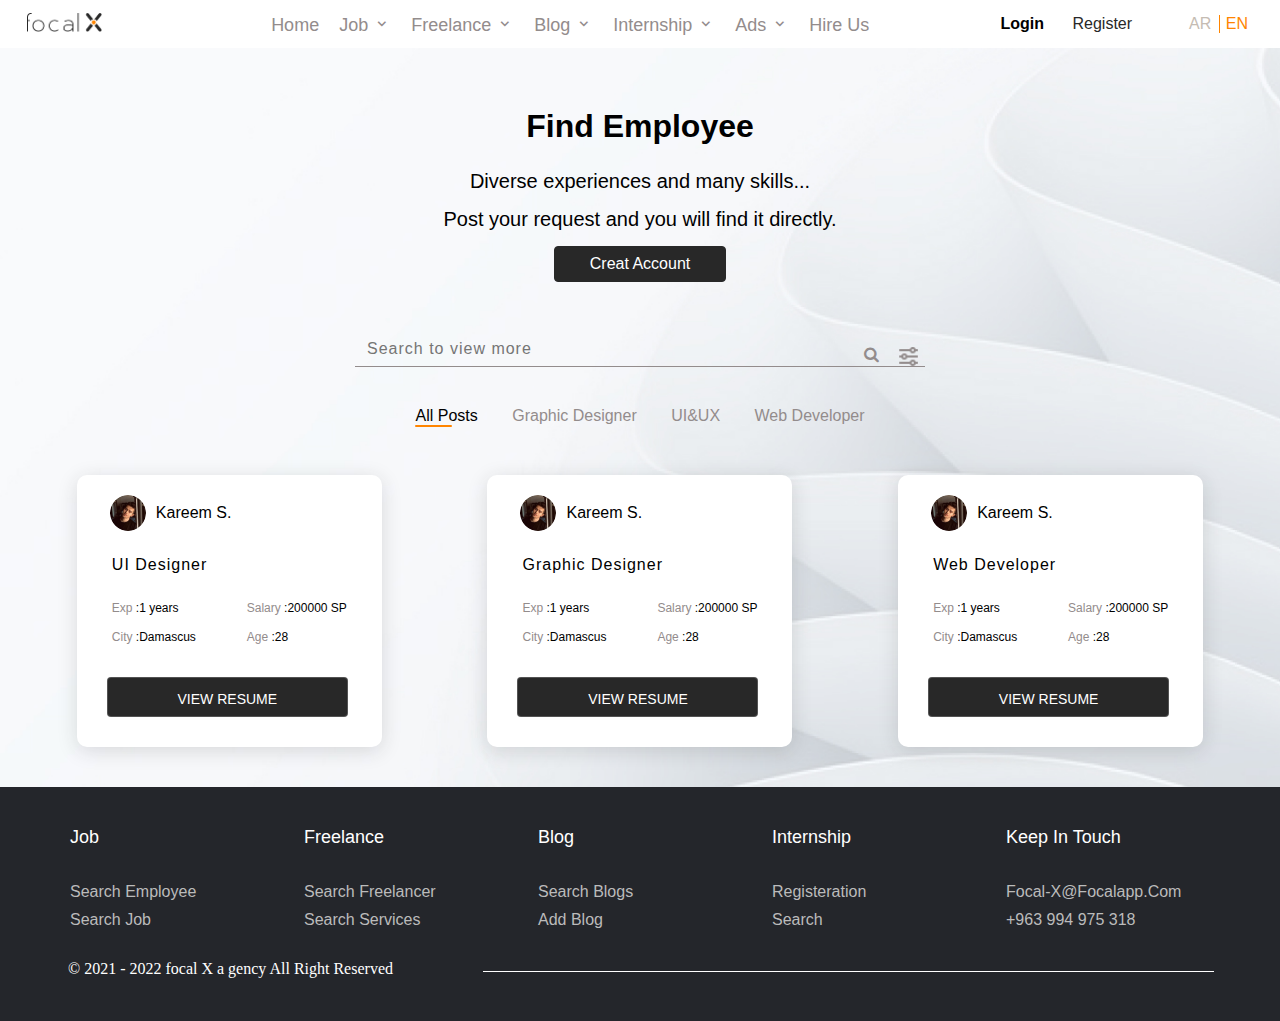
<file: index.html>
<!DOCTYPE html>
<html lang="en">
    <meta http-equiv="X-UA-Compatible" content="IE=edge">
    <meta name="viewport" content="width=device-width, initial-scale=1.0">
    <title>Responsive FocalX</title>
  
    <!-- <link rel='stylesheet' href='https://fonts.googleapis.com/css2?family=Poppins:wght@200;300;400;500;600&amp;display=swap'> -->

    <link rel="stylesheet" href="style.css">

<link rel='stylesheet' href='https://unpkg.com/boxicons@2.1.1/css/boxicons.min.css'>
 <link href="//maxcdn.bootstrapcdn.com/font-awesome/4.1.0/css/font-awesome.min.css" rel="stylesheet">
 <link href="https://fonts.cdnfonts.com/css/montserrat" rel="stylesheet">

</head>
</head>

  
</head>
<body>
    <header>
      
           <div class="logo">
                <img src="./img/Layer 2.png" alt="">
            </div>
        <div class="header-left">
         
            <nav>
               <ul >
        

 <li class=" ">
   
   
  <div class="container">
  <button class="btn" >
    Home
   
  </button>
  
</div>
   
</li>

 <li>
     
   
  <div class="container">
  <button class="btn" id="btn">
    Job
    <i class="bx bx-chevron-down" id="arrow"></i>
  </button>
  

  <div class="dropdown" id="dropdown">
    <a href="./index2.html"  >
      <i class="bx  "></i>
     Search Job
    </a>
    <a href="./index.html"  class="active">
      <i class="bx "></i>
      Search Employee
    </a>
    <a href="./index3.html"  >
      <i class="bx"></i>
      Companies
    </a>
  
 
 
  </div>
</div>
   
   
    </li>
    
     
    
 <li class=" ">
   
   
  <div class="container">
  <button class="btn" >
    Freelance
   <i class="bx bx-chevron-down" id="arrow"></i>
  </button>
  
</div>
   
</li>
    <li class=" ">
   
   
  <div class="container">
  <button class="btn" >
    Blog
   <i class="bx bx-chevron-down" id="arrow"></i>
  </button>
  
</div>
   
</li>
      <li class=" ">
   
   
  <div class="container">
  <button class="btn" >
    Internship
   <i class="bx bx-chevron-down" id="arrow"></i>
  </button>
  
</div>
   
</li>
    <li class="">
   
   
  <div class="container">
  <button class="btn" >
    Ads
   <i class="bx bx-chevron-down" id="arrow"></i>
  </button>
  
</div>
   
</li>


    <li class="">
  <div class="container">
  <button class="btn" >
    Hire Us
  </button>
</div>
</li>




                <div class="login-signup">
                    <a href="">Login</a> or <a href="">Signup</a>
                   
                </div>
            </nav>
          </ul>
        </div>
        <div class="header-right">
            <div class="login-signup">
                <a href="">Login</a>  <a href="" style="font-weight: 400; color: #282828;">Register</a>
              


            </div>
             <div class="lan" > <a href="" style="color: 
#C5BCB3;">AR</a>  <a href="" style="color: #FF8500; ">EN</a></div>
            <div class="hamburger">
                                <button class="nav-toggle">
    <span class="bar-top"></span>
    <span class="bar-mid"></span>
    <span class="bar-bot"></span>
  </button>
            </div>
        </div>
   


 </header>

   <div  class="header-area">
  <!-- site-navbar start -->
  <div class="intro-area">
   
 
<div class="container1">
<div class=" inreo">
  <h1>Find Employee</h1>
<div class="intro-2">
  <p>Diverse experiences and many skills...
 </p>
 <p> Post your request and you will find it directly.</p>
</div>
<button class="joiner-button"> Creat Account</button>
</div>
    </div>
         

  
	<div class="container2">
      <!-- Search box -->
        
 <form action="" onsubmit="return false">
    <div class="input-group">
      <input type="text" id="search" placeholder="Search to view more" >
         <!-- <button id="btn-search">Search</button> -->
      <label for="search"><i class="fa fa-search" aria-hidden="true"></i></label>
      <label for="search" class="exp1"><i > <img  class="exp1" src="./img/Vector (1).png" alt=""></i></label>
     
    </div>
  
    </form>

        
       
        
            <div class="filter-box">
                      <nav role="navigation" class="primary-navigation">
  <ul>
                <li class="" >  <a id="li1" href="#" class="btn2 active" data-filter="all">All Posts </a></li>
               <li>  <a href="#" class="btn2" data-filter="graphic">Graphic Designer</a>    </li>
           <li>     <a href="#" class="btn2" data-filter="ui">UI&UX</a></li> 
               <li> <a href="#" class="btn2" data-filter="web">Web Developer</a> </li>
               </ul>
</nav>
            </div>
      
  
   
        </div>


           
     
        


<main>
        <div class="slide-container">
        <section class="container" id="store-products">
        
        <div class="store-product graphic">
             <div class="card_image"><img src="./img/man.png"> Kareem S.</div>
            <div class="product-details">
             <h2 class="card_title">UI Designer</h2>
          <div class="card_text">
         <div class="cardtext-left">
             <p  class="row1"> <span>Exp</span> :1 years</p>
            <p><span>City</span> :Damascus</p>
         </div>
         <div class="cardtext-right">
                      <p class="row1"><span>Salary</span> :200000 SP</p>

  <p><span>Age</span> :28</p>
            </div>
        </div>

             
        
          <div class="butn">
            <button class="btn1 card_btn">View Resume</button>
        </div>
          
         </div>

          </div>
        
        <div class="store-product ui">
              <div class="card_image"><img src="./img/man.png"> Kareem S.</div>
            <div class="product-details">
             <h2 class="card_title">Graphic Designer</h2>
          <div class="card_text">
         <div class="cardtext-left">
                <p  class="row1"> <span>Exp</span> :1 years</p>
            <p><span>City</span> :Damascus</p>
         </div>
         <div class="cardtext-right">
                      <p class="row1"><span>Salary</span> :200000 SP</p>

  <p><span>Age</span> :28</p>
            </div>
        </div>

             
        
          <div class="butn">
            <button class="btn1 card_btn">View Resume</button>
        </div>
          
         </div>

          </div>
        
        <div class="store-product web">
        <div class="card_image"><img src="./img/man.png"> Kareem S.</div>
            <div class="product-details">
             <h2 class="card_title">Web Developer</h2>
          <div class="card_text">
         <div class="cardtext-left">
                <p  class="row1"> <span>Exp</span> :1 years</p> 
            <p><span>City</span> :Damascus</p>
         </div>
         <div class="cardtext-right">
            <p class="row1"><span>Salary</span> :200000 SP</p>

  <p><span>Age</span> :28</p>
            </div>
        </div>

             
        
          <div class="butn">
            <button class="btn1 card_btn">View Resume</button>
        </div>
          
         </div>

          </div>
          
  
        </div>
     
      
 
 
    </section>
</div>
</main>
    


  </div>










  <footer class="footer">
  	 <div class="container4">
  	 	<div class="row">
  	 		<div class="footer-col">
  	 			<h4>Job</h4>
  	 			<ul>

  	 				<li><a href="#">Search Employee</a></li>
  	 				<li><a href="#">Search Job</a></li>
  	 			
  	 			</ul>
  	 		</div>

  	 		<div class="footer-col">
  	 			<h4>Freelance</h4>
  	 			<ul>
  	 				<li><a href="#">Search Freelancer</a></li>
  	 				<li><a href="#">Search Services</a></li>
  	 			
  	 			</ul>
  	 		</div>
        
  	 		<div class="footer-col">
  	 			<h4>Blog</h4>
  	 			<ul>
  	 				<li><a href="#">Search Blogs</a></li>
  	 				<li><a href="#">Add Blog</a></li>

  	 			</ul>
  	 		</div>
  	 		<div class="footer-col">
  	 			<h4>Internship</h4>
  	 		<ul>
  	 				<li><a href="#">Registeration</a></li>
  	 				<li><a href="#">Search</a></li>

  	 			</ul>
  	 		</div>
  	 		<div class="footer-col">
  	 			<h4>Keep in Touch</h4>
  	 		<ul>
  	 				<li><a href="#">focal-x@focalapp.com</a></li>
  	 				<li><a href="#">+963 994 975 318</a></li>

  	 			</ul>
  	 		</div>
       
          <p class="focal-x">© 2021 - 2022 focal X a gency All Right Reserved
           
          </p>
          <div class="footer-col">
            <img src="./img/Line 26.png" alt="" style="display: inline;">
          </div>
         
      
  	 	</div>
  	 </div>
  </footer>

</div>










<script>const dropdownBtn = document.getElementById("btn");
const dropdownMenu = document.getElementById("dropdown");
const toggleArrow = document.getElementById("arrow");

// Toggle dropdown function
const toggleDropdown = function () {
  dropdownMenu.classList.toggle("show");
  toggleArrow.classList.toggle("arrow");
  
dropdownBtn.style.color="black";
};

// Toggle dropdown open/close when dropdown button is clicked
dropdownBtn.addEventListener("click", function (e) {
  e.stopPropagation();
  toggleDropdown();
  
});

// Close dropdown when dom element is clicked
document.documentElement.addEventListener("click", function () {
  if (dropdownMenu.classList.contains("show")) {
    toggleDropdown();
    dropdownBtn.style.color="grey";
  }
});






</script>


   

<script>const btns = document.querySelectorAll('.btn2');
const storeProducts = document.querySelectorAll('.store-product');
// const search = document.getElementById(search);

for (i = 0; i < btns.length; i++) {

    btns[i].addEventListener('click', (e) => {
        e.preventDefault()
        
        const filter = e.target.dataset.filter;
        console.log(filter);
        
        storeProducts.forEach((product)=> {
            if (filter === 'all'){
                product.style.display = 'block'
            } else {
                if (product.classList.contains(filter)){
                    product.style.display = 'block'
                } else {
                    product.style.display = 'none'
                }
            }
        });
    });
};

// SEARCH FILTER
const search = document.getElementById("search");
const productName = document.querySelectorAll(".product-details h2");

// A BETTER WAY TO FILTER THROUGH THE PRODUCTS
search.addEventListener("keyup", filterProducts);


function filterProducts(e) {
    const text = e.target.value.toLowerCase();
    // console.log(productName[0]);
    productName.forEach(function(product) {
        const item = product.firstChild.textContent;
        if (item.toLowerCase().indexOf(text) != -1) {
            product.parentElement.parentElement.style.display = "block"
        } else {
            product.parentElement.parentElement.style.display = "none"
      
        }
    })
}



</script>



<script>
    const linke = document.querySelectorAll('.filter-box a');

linke.forEach(link => {
  link.addEventListener('click', function(event) {
    event.preventDefault();
    linke.forEach(link => {
      link.classList.remove('active');
    });
    this.classList.add('active');
  });
});

</script>
        <script src="./script.js">
    
    </script>


</body>
</html>
</file>
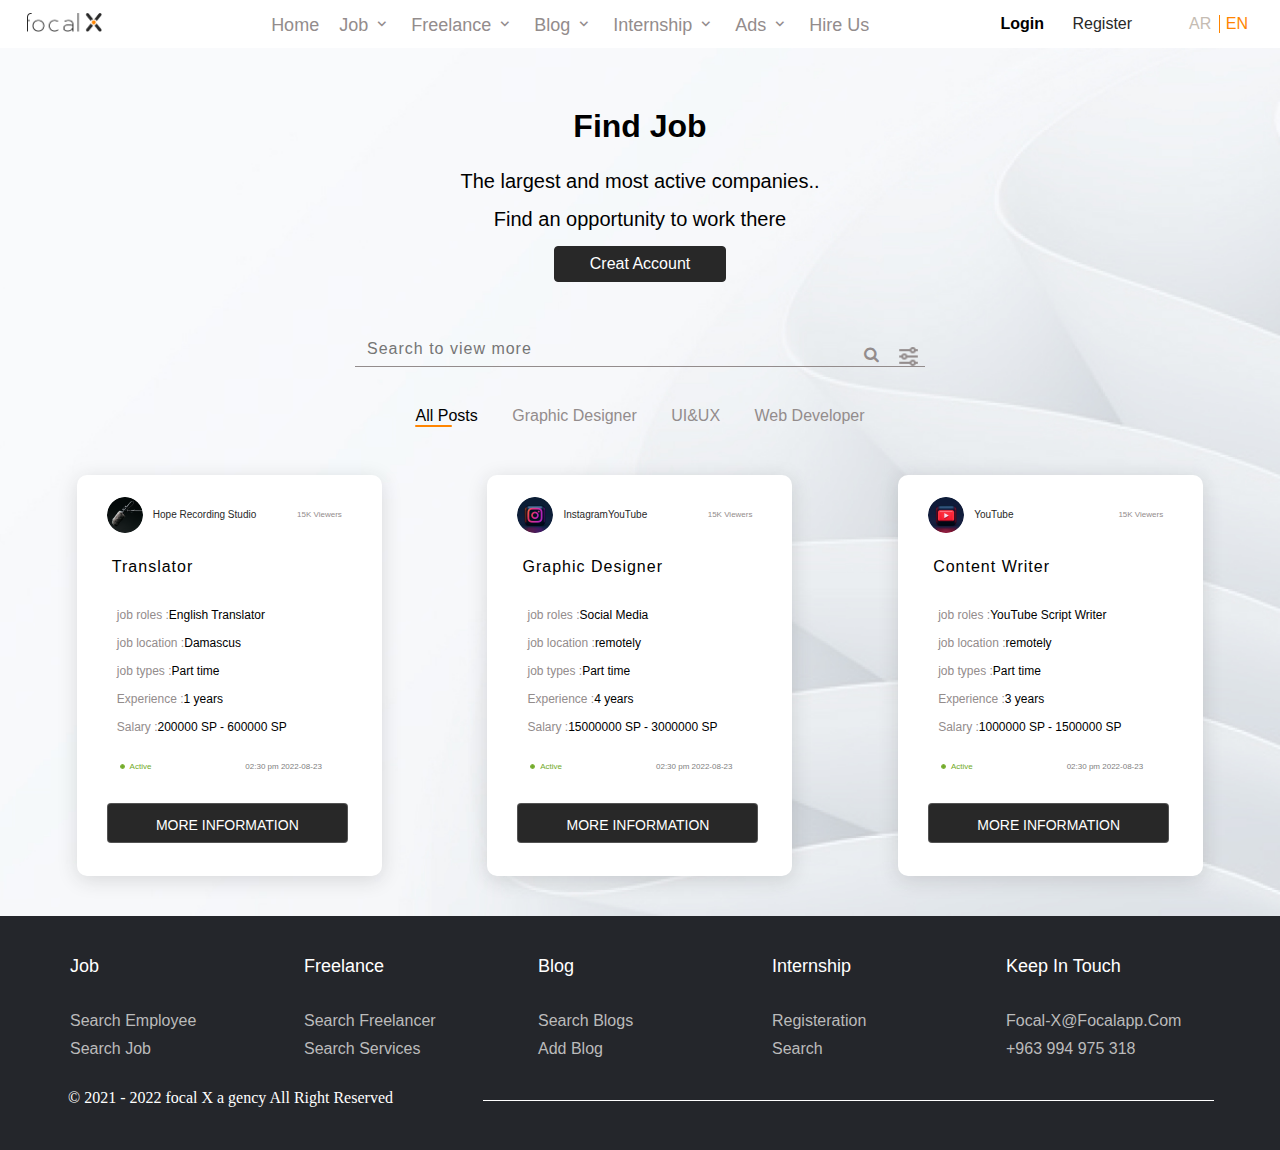
<file: index2.html>
<!DOCTYPE html>
<html lang="en">
    <meta http-equiv="X-UA-Compatible" content="IE=edge">
    <meta name="viewport" content="width=device-width, initial-scale=1.0">
     <title>Responsive FocalX</title>
  
    <link rel='stylesheet' href='https://fonts.googleapis.com/css2?family=Poppins:wght@200;300;400;500;600&amp;display=swap'>

    <link rel="stylesheet" href="style2.css">

<link rel='stylesheet' href='https://unpkg.com/boxicons@2.1.1/css/boxicons.min.css'>
 <link href="//maxcdn.bootstrapcdn.com/font-awesome/4.1.0/css/font-awesome.min.css" rel="stylesheet">
  <link href="https://fonts.cdnfonts.com/css/montserrat" rel="stylesheet">


</head>
</head>

  
</head>
<body>
    <header>
      
           <div class="logo">
                <img src="./img/Layer 2.png" alt="">
            </div>
        <div class="header-left">
         
            <nav>
               <ul >
        

 <li class=" ">
   
   
  <div class="container">
  <button class="btn" >
    Home
   
  </button>
  
</div>
   
</li>

 <li>
     
   
  <div class="container">
  <button class="btn" id="btn">
    Job
    <i class="bx bx-chevron-down" id="arrow"></i>
  </button>
  

  <div class="dropdown" id="dropdown">
    <a href="./index2.html  " class="active" >
      <i class="bx  "></i>
     Search Job
    </a>
    <a href="./index.html"  >
      <i class="bx "></i>
      Search Employee
    </a>
    <a href="./index3.html"  >
      <i class="bx"></i>
      Companies
    </a>
  
 
 
  </div>
</div>
   
   
    </li>
    
     
    
 <li class=" ">
   
   
  <div class="container">
  <button class="btn" >
    Freelance
   <i class="bx bx-chevron-down" id="arrow"></i>
  </button>
  
</div>
   
</li>
    <li class=" ">
   
   
  <div class="container">
  <button class="btn" >
    Blog
   <i class="bx bx-chevron-down" id="arrow"></i>
  </button>
  
</div>
   
</li>
      <li class=" ">
   
   
  <div class="container">
  <button class="btn" >
    Internship
   <i class="bx bx-chevron-down" id="arrow"></i>
  </button>
  
</div>
   
</li>
    <li class="">
   
   
  <div class="container">
  <button class="btn" >
    Ads
   <i class="bx bx-chevron-down" id="arrow"></i>
  </button>
  
</div>
   
</li>


    <li class="">
  <div class="container">
  <button class="btn" >
    Hire Us
  </button>
</div>
</li>




                <div class="login-signup">
                    <a href="">Login</a> or <a href="">Signup</a>
                   
                </div>
            </nav>
          </ul>
        </div>
        <div class="header-right">
            <div class="login-signup">
                <a href="">Login</a>  <a href="" style="font-weight: 400; color: #282828;">Register</a>
              


            </div>
             <div class="lan" > <a href="" style="color: 
#C5BCB3;">AR</a>  <a href="" style="color: #FF8500; ">EN</a></div>
            <div class="hamburger">
                                <button class="nav-toggle">
    <span class="bar-top"></span>
    <span class="bar-mid"></span>
    <span class="bar-bot"></span>
  </button>
            </div>
        </div>
   


 </header>

   <div  class="header-area">
  <!-- site-navbar start -->
  <div class="intro-area">
   
 
<div class="container1">
<div class=" inreo">
  <h1>Find Job</h1>
<div class="intro-2">
  <p>The largest and most active companies.. </p>
 <p> Find an opportunity to work there</p>
</div>
<button class="joiner-button"> Creat Account</button>
</div>
    </div>
         

  
	<div class="container2">
      <!-- Search box -->
        
 <form action="" onsubmit="return false">
    <div class="input-group">
      <input type="text" id="search" placeholder="Search to view more" >
         <!-- <button id="btn-search">Search</button> -->
      <label for="search"><i class="fa fa-search" aria-hidden="true"></i></label>
      <label for="search" class="exp1"><i > <img  class="exp1" src="./img/Vector (1).png" alt=""></i></label>
     
    </div>
  
    </form>

        
       
        
            <div class="filter-box">
                      <nav role="navigation" class="primary-navigation">
  <ul>
                <li class="" >  <a id="li1" href="#" class="btn2 active" data-filter="all">All Posts </a></li>
               <li>  <a href="#" class="btn2" data-filter="graphic">Graphic Designer</a>    </li>
           <li>     <a href="#" class="btn2" data-filter="ui">UI&UX</a></li> 
               <li> <a href="#" class="btn2" data-filter="web">Web Developer</a> </li>
               </ul>
</nav>
            </div>
      
  
   
        </div>


           
     
        


<main>
        <div class="slide-container">
        <section class="container" id="store-products">
        
        <div class="store-product graphic">
                  <div class="card_image"> <div><img src="./img/Ellipse 57 (1).png">Hope Recording Studio</div><div class="viewer">   <span>15K Viewers</span></div>   </div>
            <div class="product-details">
             <h2 class="card_title">Translator</h2>
          <div class="card_text">
       <div class="cardtext-left">
             <p> <span>job roles :</span>English Translator</p>
            <p><span>job location :</span>Damascus</p>
        
            <p><span>job types :</span>Part time</p>

  <p><span>Experience :</span>1 years</p>
  <p><span>Salary :</span>200000 SP - 600000 SP</p>
         </div>
<div class="details">
  <p><span>
   <img class="active" src="./img/Ellipse 41.png" alt=""> Active</span></p><p style=" color: gray;">02:30 pm
2022-08-23</p>

</div>
          </div>
          
      <div class="butn">
            <button class="btnf card_btn">More information</button>
        </div>
          
         </div>

          </div>
        
        <div class="store-product ui">
                   <div class="card_image"> <div><img src="./img/Ellipse 57 (2).png">InstagramYouTube</div><div class="viewer">   <span>15K Viewers</span></div>   </div>
            <div class="product-details">
             <h2 class="card_title">Graphic Designer</h2>
         <div class="card_text">
    <div class="cardtext-left">
             <p> <span>job roles :</span>Social Media</p>
            <p><span>job location :</span>remotely</p>
        
            <p><span>job types :</span>Part time</p>

  <p><span>Experience :</span>4 years</p>
  <p><span>Salary :</span>15000000 SP - 3000000 SP</p>
         </div>
<div class="details">
  <p><span>
   <img class="active" src="./img/Ellipse 41.png" alt=""> Active</span></p><p style=" color: gray;">02:30 pm
2022-08-23</p>

</div>
          </div>
          <div class="butn">
            <button class="btnf card_btn">More information</button>
        </div>
          
         </div>

          </div>
        
        <div class="store-product web">
              <div class="card_image"> <div><img src="./img/Ellipse 57 (3).png">YouTube</div><div class="viewer">  <span>15K Viewers</span></div>   </div>
            <div class="product-details">
             <h2 class="card_title">Content Writer</h2>
<div class="card_text">
         <div class="cardtext-left">
             <p> <span>job roles :</span>YouTube Script Writer </p>
            <p><span>job location :</span>remotely</p>
        
            <p><span>job types :</span>Part time</p>

  <p><span>Experience :</span>3 years</p>
  <p><span>Salary :</span>1000000 SP - 1500000 SP</p>
         </div>
<div class="details">
   <p><span>
   <img class="active" src="./img/Ellipse 41.png" alt=""> Active</span></p><p style=" color: gray;">02:30 pm
2022-08-23</p>

</div>
          </div>
        <div class="butn">
            <button class="btnf card_btn">More information</button>
        </div>
          
         </div>

          </div>
          
  
        </div>
     
      
 
 
    </section>
</div>
</main>
    


  </div>










  <footer class="footer">
  	 <div class="container4">
  	 	<div class="row">
  	 		<div class="footer-col">
  	 			<h4>Job</h4>
  	 			<ul>

  	 				<li><a href="#">Search Employee</a></li>
  	 				<li><a href="#">Search Job</a></li>
  	 			
  	 			</ul>
  	 		</div>

  	 		<div class="footer-col">
  	 			<h4>Freelance</h4>
  	 			<ul>
  	 				<li><a href="#">Search Freelancer</a></li>
  	 				<li><a href="#">Search Services</a></li>
  	 			
  	 			</ul>
  	 		</div>
        
  	 		<div class="footer-col">
  	 			<h4>Blog</h4>
  	 			<ul>
  	 				<li><a href="#">Search Blogs</a></li>
  	 				<li><a href="#">Add Blog</a></li>

  	 			</ul>
  	 		</div>
  	 		<div class="footer-col">
  	 			<h4>Internship</h4>
  	 		<ul>
  	 				<li><a href="#">Registeration</a></li>
  	 				<li><a href="#">Search</a></li>

  	 			</ul>
  	 		</div>
  	 		<div class="footer-col">
  	 			<h4>Keep in Touch</h4>
  	 		<ul>
  	 				<li><a href="#">focal-x@focalapp.com</a></li>
  	 				<li><a href="#">+963 994 975 318</a></li>

  	 			</ul>
  	 		</div>
       
          <p class="focal-x">© 2021 - 2022 focal X a gency All Right Reserved
           
          </p>
          <div class="footer-col">
            <img src="./img/Line 26.png" alt="" style="display: inline;">
          </div>
         
      
  	 	</div>
  	 </div>
  </footer>

</div>










<script>const dropdownBtn = document.getElementById("btn");
const dropdownMenu = document.getElementById("dropdown");
const toggleArrow = document.getElementById("arrow");

// Toggle dropdown function
const toggleDropdown = function () {
  dropdownMenu.classList.toggle("show");
  toggleArrow.classList.toggle("arrow");
  
dropdownBtn.style.color="black";
};

// Toggle dropdown open/close when dropdown button is clicked
dropdownBtn.addEventListener("click", function (e) {
  e.stopPropagation();
  toggleDropdown();
  
});

// Close dropdown when dom element is clicked
document.documentElement.addEventListener("click", function () {
  if (dropdownMenu.classList.contains("show")) {
    toggleDropdown();
    dropdownBtn.style.color="grey";
  }
});






</script>


   

<script>const btns = document.querySelectorAll('.btn2');
const storeProducts = document.querySelectorAll('.store-product');
// const search = document.getElementById(search);

for (i = 0; i < btns.length; i++) {

    btns[i].addEventListener('click', (e) => {
        e.preventDefault()
        
        const filter = e.target.dataset.filter;
        console.log(filter);
        
        storeProducts.forEach((product)=> {
            if (filter === 'all'){
                product.style.display = 'block'
            } else {
                if (product.classList.contains(filter)){
                    product.style.display = 'block'
                } else {
                    product.style.display = 'none'
                }
            }
        });
    });
};

// SEARCH FILTER
const search = document.getElementById("search");
const productName = document.querySelectorAll(".product-details h2");

// A BETTER WAY TO FILTER THROUGH THE PRODUCTS
search.addEventListener("keyup", filterProducts);


function filterProducts(e) {
    const text = e.target.value.toLowerCase();
    // console.log(productName[0]);
    productName.forEach(function(product) {
        const item = product.firstChild.textContent;
        if (item.toLowerCase().indexOf(text) != -1) {
            product.parentElement.parentElement.style.display = "block"
        } else {
            product.parentElement.parentElement.style.display = "none"
      
        }
    })
}



</script>




<script>
    const linke = document.querySelectorAll('.filter-box a');

linke.forEach(link => {
  link.addEventListener('click', function(event) {
    event.preventDefault();
    linke.forEach(link => {
      link.classList.remove('active');
    });
    this.classList.add('active');
  });
});

</script>
        <script src="./script.js">
    
    </script>


</body>
</html>
</file>
<file: style.css>
@import url('https://fonts.cdnfonts.com/css/montserrat');
* {
  padding: 0;
  margin: 0;
  box-sizing: border-box;
  text-decoration: none;
  list-style: none;
 font-family: 'Montserrat', sans-serif;
}
body {
  overflow-x: hidden;
}
.logo img {
  height: 19.012401580810547px;
  width: 75.01441192626953px;
}

header {
height: 48px;
    display: flex;
    align-items: center;
    justify-content: space-between;
    padding: 0 27px;
    background: #ffffff;
    box-shadow: 0px 4px 20px rgba(0, 0, 0, 0.08);
}

header .header-left {
  display: flex;
  align-items: center;
}
header .header-left .logo {
  width: 140px;
}
header .header-left nav {
  margin-left: 50px;
}
header .header-left nav ul {
  display: flex;
}

nav ul li a:hover,
nav ul li a.active {
  color: black;
}
nav .login-signup {
  display: none;
}
header .header-right {
  display: flex;
  align-items: center;
}
header .login-signup {
  color: #cfd9e0;
  font-weight: bold;
}
header .login-signup a {
  display: inline-block;
  padding: 5px 12px;
  cursor: pointer;
  color: black;
}
header .lan a {
  padding: 5px 5px;
  color: #ff8500;
}
header .lan {
  margin-left: 40px;
  display: inline-block;
}
header .lan::before {
  right: 60px;
  position: absolute;
  background-color: #ff8500;
  content: "";
  width: 1px;
  height: 18px;

  display: inline-grid;
}

header .header-right .hamburger {
  margin-left: 20px;
  cursor: pointer;
  display: none;
}
header .header-right .hamburger div {
  width: 30px;
  height: 2px;
  margin: 6px 0;
  background: #ff8500;
}

@media only screen and (max-width: 1100px) {
  header {
    padding: 0 20px;
  }
  header .header-right .hamburger {
    display: block;
  }
  header .header-left nav {
    overflow: hidden;
    margin: 0;
    position: absolute;
    top: -100%;
    left: 0;
    width: 100%;
    height: fit-content;
    background-color: #282828;
    padding: 30px;
    transition: 0.3s;
    text-align: center;
    z-index: -1;
    border-bottom-left-radius: 245px;
    display: flex;
    justify-content: center;
  }
  header .header-left nav .btn {
    color: white;
    background-color: #282828;
  }

  header .header-left nav .btn i {
    display: inline-block;
  }

  header .header-left nav.active {
    top: 50px;
    z-index: 77;
  }
  header .header-left nav ul {
    display: block;
  }
  header .header-left nav ul .btn:hover {
    color: #ff8500;
    display: block;
  }

  header .lan::before {
    right: 135px;
  }

  nav ul li a span.active {
    transform: rotate(-180deg);
  }
  nav ul li a:hover span {
    transform: rotate(-180deg);
  }

  .bx-chevron-down:before {
    content: "\ea4a";
  }
}

@media only screen and (max-width: 500px) {
  nav .login-signup {
    display: block;
    margin-top: 20px;
  }

  header .header-right .login-signup {
    display: none;
  }
  header .header-right .lan {
    display: block;
  }
  header .login-signup a {
    display: inline-block;
    padding: 5px 12px;
    background-color: #ff8500;
    color: white;
    border-radius: 30px;
    cursor: pointer;
  }
}

.btn {
  background-color: white;
  display: block;
  color: #938c8c;
  font-size: 18px;
  padding: 13px 10px;
  transition: 0.2s;
  border: none;
  height: 45px;
}
.btn.active {
  color: black;
}
.container .btn:hover {
  color: black;
}
.container .btn:hover .bx {
  transform: rotate(-180deg);
}

.bx {
  font-size: 1.1rem;
}

.dropdown {
  display: flex;
  visibility: hidden;
  opacity: 0;
  transform: translateY(0.5rem);
  transition: all 0.1s cubic-bezier(0.16, 1, 0.5, 1);
  display: flex;
  flex-direction: row;
  justify-content: center;
  align-items: center;
  padding: 12px 64px;
  gap: 64px;
  position: absolute;
  width: 602px;
  height: 44px;

  /* focal X/font color */

  background: #282828;
  border-radius: 8px;
}

.dropdown a {
  font-style: normal;
  font-weight: 500;
  font-size: 16px;
  line-height: 20px;
  /* identical to box height */

  /* focal X/Disable */

  color: #938c8c;
}

.dropdown a:hover {
  text-decoration: underline;
  color: #ff8500;
}
.dropdown a.active {
  text-decoration: underline;
  color: #ff8500;
}
.dropdown a.active ::before {
  content: "";
  border-width: 10px;
  border-style: solid;
  border-color: transparent transparent #282828 transparent;
  position: absolute;
  top: -19px;
  left: 113px;
}

.show {
  margin-left: -100px;
  visibility: visible;
  opacity: 1;
  transform: translateY(0rem);
}

.arrow {
  transform: rotate(180deg);
  transition: 0.2s ease;
}

/* humburger */

.nav-toggle {
  position: relative;
  padding: 10px;
  background: transparent;
  border: 1px solid transparent;
  margin: 7px 0;
  /* top: 50%;
  left: 50%;
   */
}
.nav-toggle:focus {
  outline-width: 0;
}

.nav-toggle [class*="bar-"] {
  background: #ff8500;
  display: block;
  -webkit-transform: rotate(0deg);
  transform: rotate(0deg);
  -webkit-transition: 0.2s ease all;
  transition: 0.2s ease all;

  /* 
   * ENLARGED FOR PRESENTATION
   * Keep these values at the same proportion 
   * for it to look correct
  */
  border-radius: 8px;
  height: 3px;
  width: 40px;
  margin-bottom: 8px;

  /*
   * Practical values:
   * border-radius: 2px;
   * height: 2px;
   * width: 25px;
   * margin-bottom: 4px;
  */
}

.nav-toggle .bar-bot {
  margin-bottom: 0;
}

.opened .bar-top {
  -webkit-transform: rotate(45deg);
  transform: rotate(45deg);
  transform-origin: 14% -102%;
}
.opened .bar-mid {
  opacity: 0;
}
.opened .bar-bot {
  -webkit-transform: rotate(45deg);
  transform: rotate(-45deg);

  transform-origin: 2% 106%;
}

@keyframes fadeInUp {
  from {
    transform: translate3d(0, 30px, 0);
  }

  to {
    transform: translate3d(0, 0, 0);
    opacity: 1;
  }
}

@keyframes fadeInDown {
  from {
    transform: translate3d(0, 0, 0);
    opacity: 1;
  }

  to {
    transform: translate3d(0, 20px, 0);
    opacity: 0;
  }
}

/* intro-area css start */
.header-area {
  background: url(./img/background.jpg);
  background-position: center center;
  background-size: cover;
  /* display: flex;
  justify-content: center;

  align-items: flex-start; */
  /* height: 100vh; */
}
.container1 {
  width: 100%;
  max-width: 1440px;
  margin: 0 auto;
  padding: 0 15px;
  display: flex;

  align-items: flex-start;
  justify-content: center;
}
.intro-area {
  /* display: flex;
  justify-content: center;

  align-items: flex-start; */
}

h1 {
  padding-top: 60px;
  text-align: center;
  margin-bottom: 10px;
  font-weight: 700;
}

.inreo {
  display: flex;
  justify-content: center;
  flex-wrap: wrap;
  color: black;
  width: 450px;
  text-align: center;
}

.intro-2 p {
  font-size: 20px;
  font-weight: 500;
  margin: 15px;
}

.joiner-button {
  color: white;
  background-color: #282828;
  border: 1.5px solid #282828;
  border-radius: 4px;
  padding: 8px 35px;
  font-size: 1rem;
  cursor: pointer;
  margin-bottom: 40px;
}
.joiner-button:hover {
  color: white;
  background-color: #ff8500;
  border: 1.5px solid #ff8500;
}
/* intro-area css end */

/*  search*/

.container2 {
  max-width: 600px;
  margin: 0 auto;
  padding: 10px 15px;
}

.input-group {
  position: relative;
}

label {
  position: absolute;
  right: 8%;
  top: 65%;
  transform: translatey(-50%);
  color: #938c8c;
  transition: all 0.2s ease;
}

input {
  width: 100%;
  padding: 8px 30px 8px 12px;
  /* border: 2px solid rgba(0, 0, 0, 0.08); */
  outline: none;
  font-size: 16px;
  /* box-shadow: 0px 2px 5px rgba(0, 0, 0, 0.06); */
  color: #938c8c;

  letter-spacing: 1px;
  /* border-radius: 1px; */
  background-color: transparent;
  transition: all 0.2s ease;
  border-bottom: 1px solid #938c8c;
  border-top: none;
  border-left: none;
  border-right: none;
}

input:focus {
  border-color: #f27121;
}

input:focus + label {
  transform: scale(1.05) translatey(-50%);
  color: #f27121;
}

.container2 .input-group .exp1 {
  position: absolute;
  right: 1%;
  top: 63%;
  height: 20px;
  width: 20px;
  transform: translatey(-50%);
  color: #938c8c;
  transition: all 0.2s ease;
}

nav.primary-navigation {
  margin: 40px auto;
  display: block;

  text-align: center;
  font-size: 16px;
}
nav.primary-navigation ul li {
  list-style: none;
  margin: 0 10px;

  display: inline-block;
  padding: 0 5px;
  position: relative;
  text-decoration: none;
  text-align: center;
}
nav.primary-navigation li a {
  color: #938c8c;
}

nav.primary-navigation li a::before {
  content: "";
  position: absolute;
  height: 2px;
  border-radius: 4px;
  background-color: #ff8500;
  bottom: -2px;
  left: 4px;
  transform-origin: right;
  transform: scaleX(0);
  transition: transform 0.3s ease-in-out;
  width: 37px;
}

nav.primary-navigation li.active > a::before {
  transform-origin: left;
  transform: scaleX(1);
}
nav.primary-navigation li:hover > a::before {
  transform-origin: left;
  transform: scaleX(1);
}

nav.primary-navigation li a:hover {
  color: black;
}
nav.primary-navigation li a:active {
  color: black;
}
nav.primary-navigation li a:active > a::before {
  transform-origin: left;
  transform: scaleX(1);
}
nav.primary-navigation li a.active::before {
  transform-origin: left;
  transform: scaleX(1);
}

nav.primary-navigation li.active > a {
  color: black;
}

nav.primary-navigation li:hover {
  cursor: pointer;
}
nav.primary-navigation ul li ul {
  visibility: hidden;
  opacity: 0;
  position: absolute;
  padding-left: 0;
  left: 0;
  display: none;
  background: white;
}
/* nav.primary-navigation ul li:hover > ul, nav.primary-navigation ul li ul:hover {
	 visibility: visible;
	 opacity: 1;
	 display: block;
	 min-width: 250px;
	 text-align: left;
	 padding-top: 20px;
	 box-shadow: 0px 3px 5px -1px #ccc;
} */
nav.primary-navigation ul li ul li {
  clear: both;
  width: 100%;
  text-align: left;
  margin-bottom: 20px;
  border-style: none;
}
nav.primary-navigation ul li ul li a:hover {
  padding-left: 10px;

  transition: all 0.3s ease;
}
a {
  text-decoration: none;
}

ul li ul li a {
  transition: all 0.5s ease;
}

/* card */

#store-products {
  display: grid;
  max-width: 1200px;
  grid-template-columns: repeat(auto-fit, minmax(18rem, 1fr));
  column-gap: 2rem;
  row-gap: 2rem;
  /* padding: 20px 0px; */

  margin-left: auto;
  margin-right: auto;
  max-width: 1200px;
}

.store-product {
  background-color: white;
  border-radius: 10px;
  box-shadow: 0px 4px 20px rgba(40, 40, 40, 0.15);
  display: flex;
  flex-direction: column;
  overflow: hidden;
  width: 305px;
  max-width: 1200px;
  margin-top: 0px;
  margin-bottom: 40px;
  margin-left: auto;
  margin-right: auto;
  height: 272px;
}

.store-product h2 {
  font-weight: 500;
  font-size: 16px;
  line-height: 28px;
  /* identical to box height, or 175% */

  margin-left: 35px;
  color: #000000;
}

.store-product img {
  height: 36px;
  max-width: 36px;
  vertical-align: middle;
  border-radius: 50%;
  margin-top: 20px;
  margin-left: 10px;
  margin-bottom: 20px;
  margin-right: 10px;
}
.card_image {
  display: flex;
  justify-content: flex-start;
  align-items: center;
  margin-left: 23px;
}
.card_text span {
  font-weight: 400;
  font-size: 12px;
  line-height: 19px;
  /* identical to box height, or 234% */

  text-align: right;

  /* focal X/Disable */

  color: #938c8c;
}

.btn1 {
  color: #ffffff;
  padding: 0.8rem;
  font-size: 14px;
  text-transform: uppercase;
  border-radius: 4px;
  font-weight: 400;
  display: block;
  width: 241px;
  cursor: pointer;
  border: 1px solid rgba(255, 255, 255, 0.2);
  background-color: #282828;
  height: 40px;
  margin-bottom: 20px;
  margin-left: 30px;
}

.btn1:hover {
  background-color: #ff8500;
  color: white;
}

.butn {
  display: flex;
  justify-content: flex-start;
}

.card_content {
  padding: 10px;
  background-color: #ffffff;
}

.card_title {
  color: #ffffff;
  font-size: 16px;
  font-weight: 700;
  letter-spacing: 1px;
  text-transform: capitalize;
  margin: 0px;
}

.card_text {
  margin-left: 25px;
  color: #000000;
  font-size: 12px;
  line-height: 1.5;
  margin-top: 10px;
  margin-bottom: 1.25rem;
  font-weight: 400;
  padding: 10px;
  display: flex;
  justify-content: space-between;
  align-items: center;
  /* text-align: center; */
  margin-right: 25px;
}
.card_text .row1 {
  margin-bottom: 10px;
}

/* foooter */

.container4 {
  max-width: 1170px;
  margin: auto;
}
.row {
  display: flex;
  flex-wrap: wrap;
}
ul {
  list-style: none;
}
.footer {
  background-color: #24262b;
  padding: 40px 0;
  /* height: 
213px; */
}
.footer-col {
  width: 20%;
  padding: 0 15px;
}
.footer-col h4 {
  font-size: 18px;
  color: #ffffff;
  text-transform: capitalize;
  margin-bottom: 35px;
  font-weight: 500;
  position: relative;
}

.footer-col ul li:not(:last-child) {
  margin-bottom: 10px;
}
.footer-col ul li a {
  font-size: 16px;
  text-transform: capitalize;
  color: #ffffff;
  text-decoration: none;
  font-weight: 300;
  color: #bbbbbb;
  display: block;
  transition: all 0.3s ease;
}
.footer-col ul li a:hover {
  color: #ffffff;
  padding-left: 8px;
}
.footer-col .social-links a {
  display: inline-block;
  height: 40px;
  width: 40px;
  background-color: rgba(255, 255, 255, 0.2);
  margin: 0 10px 10px 0;
  text-align: center;
  line-height: 40px;
  border-radius: 50%;
  color: #ffffff;
  transition: all 0.5s ease;
}
.footer-col .social-links a:hover {
  color: #24262b;
  background-color: #ffffff;
}

/*responsive*/
@media (max-width: 767px) {
  .footer-col {
    width: 33%;
    margin-bottom: 30px;
  }
}
@media (max-width: 574px) {
  .footer-col {
    width: 33%;
  }
}

.footer .focal-x {
  font-family: "Montserrat";
  font-style: normal;
  font-weight: 400;
  font-size: 16px;
  line-height: 24px;
  color: #ffffff;
  margin-left: 13px;
  margin-top: 28px;
  width: 400px;
}

.footer img {
  width: 731px;
  height: 0px;
  margin-top: 22px;
  padding: 20px;
  border-bottom: 1px solid #ffffff;
  padding: 10px;
}
</file>
<file: style2.css>
@import url('https://fonts.cdnfonts.com/css/montserrat');
* {
  padding: 0;
  margin: 0;
  box-sizing: border-box;
  text-decoration: none;
  list-style: none;
  font-family: 'Montserrat', sans-serif;
}
body {
  overflow-x: hidden;
}
.logo img {
  height: 19.012401580810547px;
  width: 75.01441192626953px;
}

header {
height: 48px;
    display: flex;
    align-items: center;
    justify-content: space-between;
    padding: 0 27px;
    background: #ffffff;
    box-shadow: 0px 4px 20px rgba(0, 0, 0, 0.08);
}

header .header-left {
  display: flex;
  align-items: center;
}
header .header-left .logo {
  width: 140px;
}
header .header-left nav {
  margin-left: 50px;
}
header .header-left nav ul {
  display: flex;
}

nav ul li a:hover,
nav ul li a.active {
  color: black;
}
nav .login-signup {
  display: none;
}
header .header-right {
  display: flex;
  align-items: center;
}
header .login-signup {
  color: #cfd9e0;
  font-weight: bold;
}
header .login-signup a {
  display: inline-block;
  padding: 5px 12px;
  cursor: pointer;
  color: black;
}
header .lan a {
  padding: 5px 5px;
  color: #ff8500;
}
header .lan {
  margin-left: 40px;
  display: inline-block;
}
header .lan::before {
  right: 60px;
  position: absolute;
  background-color: #ff8500;
  content: "";
  width: 1px;
  height: 18px;

  display: inline-grid;
}

header .header-right .hamburger {
  margin-left: 20px;
  cursor: pointer;
  display: none;
}
header .header-right .hamburger div {
  width: 30px;
  height: 2px;
  margin: 6px 0;
  background: #ff8500;
}

@media only screen and (max-width: 1100px) {
  header {
    padding: 0 20px;
  }
  header .header-right .hamburger {
    display: block;
  }
  header .header-left nav {
    overflow: hidden;
    margin: 0;
    position: absolute;
    top: -100%;
    left: 0;
    width: 100%;
    height: fit-content;
    background-color: #282828;
    padding: 30px;
    transition: 0.3s;
    text-align: center;
    z-index: -1;
    border-bottom-left-radius: 245px;
    display: flex;
    justify-content: center;
  }
  header .header-left nav .btn {
    color: white;
    background-color: #282828;
  }

  header .header-left nav .btn i {
    display: inline-block;
  }

  header .header-left nav.active {
    top: 50px;
    z-index: 77;
  }
  header .header-left nav ul {
    display: block;
  }
  header .header-left nav ul .btn:hover {
    color: #ff8500;
    display: block;
  }

  header .lan::before {
    right: 135px;
  }

  nav ul li a span.active {
    transform: rotate(-180deg);
  }
  nav ul li a:hover span {
    transform: rotate(-180deg);
  }

  .bx-chevron-down:before {
    content: "\ea4a";
  }
}

@media only screen and (max-width: 500px) {
  nav .login-signup {
    display: block;
    margin-top: 20px;
  }

  header .header-right .login-signup {
    display: none;
  }
  header .header-right .lan {
    display: block;
  }
  header .login-signup a {
    display: inline-block;
    padding: 5px 12px;
    background-color: #ff8500;
    color: white;
    border-radius: 30px;
    cursor: pointer;
  }
}

.btn {
  background-color: white;
  display: block;
  color: #938c8c;
  font-size: 18px;
  padding: 13px 10px;
  transition: 0.2s;
  border: none;
  height: 45px;
}
.btn.active {
  color: black;
}
.container .btn:hover {
  color: black;
}
.container .btn:hover .bx {
  transform: rotate(-180deg);
}

.bx {
  font-size: 1.1rem;
}

.dropdown {
  display: flex;
  visibility: hidden;
  opacity: 0;
  transform: translateY(0.5rem);
  transition: all 0.1s cubic-bezier(0.16, 1, 0.5, 1);
  display: flex;
  flex-direction: row;
  justify-content: center;
  align-items: center;
  padding: 12px 64px;
  gap: 64px;
  position: absolute;
  width: 602px;
  height: 44px;

  /* focal X/font color */

  background: #282828;
  border-radius: 8px;
}

.dropdown a {
  font-style: normal;
  font-weight: 500;
  font-size: 16px;
  line-height: 20px;
  /* identical to box height */

  /* focal X/Disable */

  color: #938c8c;
}

.dropdown a:hover {
  text-decoration: underline;
  color: #ff8500;
}
.dropdown a.active {
  text-decoration: underline;
  color: #ff8500;
}
.dropdown a.active ::before {
  content: "";
  border-width: 10px;
  border-style: solid;
  border-color: transparent transparent #282828 transparent;
  position: absolute;
  top: -19px;
  left: 113px;
}

.show {
  margin-left: -100px;
  visibility: visible;
  opacity: 1;
  transform: translateY(0rem);
}

.arrow {
  transform: rotate(180deg);
  transition: 0.2s ease;
}

/* humburger */

.nav-toggle {
  position: relative;
  padding: 10px;
  background: transparent;
  border: 1px solid transparent;
  margin: 7px 0;
  /* top: 50%;
  left: 50%;
   */
}
.nav-toggle:focus {
  outline-width: 0;
}

.nav-toggle [class*="bar-"] {
  background: #ff8500;
  display: block;
  -webkit-transform: rotate(0deg);
  transform: rotate(0deg);
  -webkit-transition: 0.2s ease all;
  transition: 0.2s ease all;

  /* 
   * ENLARGED FOR PRESENTATION
   * Keep these values at the same proportion 
   * for it to look correct
  */
  border-radius: 8px;
  height: 3px;
  width: 40px;
  margin-bottom: 8px;

  /*
   * Practical values:
   * border-radius: 2px;
   * height: 2px;
   * width: 25px;
   * margin-bottom: 4px;
  */
}

.nav-toggle .bar-bot {
  margin-bottom: 0;
}

.opened .bar-top {
  -webkit-transform: rotate(45deg);
  transform: rotate(45deg);
  transform-origin: 14% -102%;
}
.opened .bar-mid {
  opacity: 0;
}
.opened .bar-bot {
  -webkit-transform: rotate(45deg);
  transform: rotate(-45deg);

  transform-origin: 2% 106%;
}

@keyframes fadeInUp {
  from {
    transform: translate3d(0, 30px, 0);
  }

  to {
    transform: translate3d(0, 0, 0);
    opacity: 1;
  }
}

@keyframes fadeInDown {
  from {
    transform: translate3d(0, 0, 0);
    opacity: 1;
  }

  to {
    transform: translate3d(0, 20px, 0);
    opacity: 0;
  }
}

/* intro-area css start */
.header-area {
  background: url(./img/background.jpg);
  background-position: center center;
  background-size: cover;
  /* display: flex;
  justify-content: center;

  align-items: flex-start; */
  /* height: 100vh; */
}
.container1 {
  width: 100%;
  max-width: 1440px;
  margin: 0 auto;
  padding: 0 15px;
  display: flex;

  align-items: flex-start;
  justify-content: center;
}
.intro-area {
  /* display: flex;
  justify-content: center;

  align-items: flex-start; */
}

h1 {
  padding-top: 60px;
  text-align: center;
  margin-bottom: 10px;
  font-weight: 700;
}

.inreo {
  display: flex;
  justify-content: center;
  flex-wrap: wrap;
  color: black;
  width: 450px;
  text-align: center;
}

.intro-2 p {
  font-size: 20px;
  font-weight: 500;
  margin: 15px;
}

.joiner-button {
  color: white;
  background-color: #282828;
  border: 1.5px solid #282828;
  border-radius: 4px;
  padding: 8px 35px;
  font-size: 1rem;
  cursor: pointer;
  margin-bottom: 40px;
}
.joiner-button:hover {
  color: white;
  background-color: #ff8500;
  border: 1.5px solid #ff8500;
}
/* intro-area css end */

/*  search*/

.container2 {
  max-width: 600px;
  margin: 0 auto;
  padding: 10px 15px;
}

.input-group {
  position: relative;
}

label {
  position: absolute;
  right: 8%;
  top: 65%;
  transform: translatey(-50%);
  color: #938c8c;
  transition: all 0.2s ease;
}

input {
  width: 100%;
  padding: 8px 30px 8px 12px;
  /* border: 2px solid rgba(0, 0, 0, 0.08); */
  outline: none;
  font-size: 16px;
  /* box-shadow: 0px 2px 5px rgba(0, 0, 0, 0.06); */
  color: #938c8c;

  letter-spacing: 1px;
  /* border-radius: 1px; */
  background-color: transparent;
  transition: all 0.2s ease;
  border-bottom: 1px solid #938c8c;
  border-top: none;
  border-left: none;
  border-right: none;
}

input:focus {
  border-color: #f27121;
}

input:focus + label {
  transform: scale(1.05) translatey(-50%);
  color: #f27121;
}

.container2 .input-group .exp1 {
  position: absolute;
  right: 1%;
  top: 63%;
  height: 20px;
  width: 20px;
  transform: translatey(-50%);
  color: #938c8c;
  transition: all 0.2s ease;
}

nav.primary-navigation {
  margin: 40px auto;
  display: block;

  text-align: center;
  font-size: 16px;
}
nav.primary-navigation ul li {
  list-style: none;
  margin: 0 10px;

  display: inline-block;
  padding: 0 5px;
  position: relative;
  text-decoration: none;
  text-align: center;
}
nav.primary-navigation li a {
  color: #938c8c;
}

nav.primary-navigation li a::before {
  content: "";
  position: absolute;
  height: 2px;
  border-radius: 4px;
  background-color: #ff8500;
  bottom: -2px;
  left: 4px;
  transform-origin: right;
  transform: scaleX(0);
  transition: transform 0.3s ease-in-out;
  width: 37px;
}

nav.primary-navigation li.active > a::before {
  transform-origin: left;
  transform: scaleX(1);
}
nav.primary-navigation li:hover > a::before {
  transform-origin: left;
  transform: scaleX(1);
}

nav.primary-navigation li a:hover {
  color: black;
}
nav.primary-navigation li a:active {
  color: black;
}
nav.primary-navigation li a:active > a::before {
  transform-origin: left;
  transform: scaleX(1);
}
nav.primary-navigation li a.active::before {
  transform-origin: left;
  transform: scaleX(1);
}

nav.primary-navigation li.active > a {
  color: black;
}

nav.primary-navigation li:hover {
  cursor: pointer;
}
nav.primary-navigation ul li ul {
  visibility: hidden;
  opacity: 0;
  position: absolute;
  padding-left: 0;
  left: 0;
  display: none;
  background: white;
}
/* nav.primary-navigation ul li:hover > ul, nav.primary-navigation ul li ul:hover {
	 visibility: visible;
	 opacity: 1;
	 display: block;
	 min-width: 250px;
	 text-align: left;
	 padding-top: 20px;
	 box-shadow: 0px 3px 5px -1px #ccc;
} */
nav.primary-navigation ul li ul li {
  clear: both;
  width: 100%;
  text-align: left;
  margin-bottom: 20px;
  border-style: none;
}
nav.primary-navigation ul li ul li a:hover {
  padding-left: 10px;

  transition: all 0.3s ease;
}
a {
  text-decoration: none;
}

ul li ul li a {
  transition: all 0.5s ease;
}

/* card */

#store-products {
  display: grid;
  max-width: 1200px;
  grid-template-columns: repeat(auto-fit, minmax(18rem, 1fr));
  column-gap: 2rem;
  row-gap: 2rem;
  /* padding: 20px 0px; */

  margin-left: auto;
  margin-right: auto;
  max-width: 1200px;
}

.store-product {
  background-color: white;
  border-radius: 10px;
  box-shadow: 0px 4px 20px rgba(40, 40, 40, 0.15);
  display: flex;
  flex-direction: column;
  overflow: hidden;
  width: 305px;
  max-width: 1200px;
  margin-top: 0px;
  margin-bottom: 40px;
  margin-left: auto;
  margin-right: auto;
  height: 401px;
}

.store-product h2 {
  font-weight: 500;
  font-size: 16px;
  line-height: 28px;
  /* identical to box height, or 175% */
  margin-bottom: 25px;
  margin-left: 35px;
  color: #000000;
}

.store-product img {
  height: 36px;
  max-width: 36px;
  vertical-align: middle;
  border-radius: 50%;
  margin-top: 20px;
  margin-left: 10px;
  margin-bottom: 20px;
  margin-right: 10px;
}
.card_image {
  display: flex;
  font-weight: 500;
  font-size: 10px;
  line-height: 24px;
  /* identical to box height, or 240% */

  margin-left: 20px;
  margin-right: 20px;
  color: #282828;
  justify-content: space-between;
  margin-top: 2px;
}

.card_image .viewer {
  margin-top: 25px;
  margin-right: 20px;
}
.card_image span {
  margin-left: 40px;
  font-weight: 400;
  font-size: 8px;
  line-height: 19px;
  /* identical to box height, or 234% */

  text-align: right;

  /* focal X/Disable */

  color: #938c8c;
}

.btnf {
  color: #ffffff;
  padding: 0.8rem;
  font-size: 14px;
  text-transform: uppercase;
  border-radius: 4px;
  font-weight: 400;
  display: block;
  width: 241px;
  cursor: pointer;
  border: 1px solid rgba(255, 255, 255, 0.2);
  background-color: #282828;
  height: 40px;
  margin-bottom: 20px;
  margin-left: 30px;
}

.btnf:hover {
  background-color: #ff8500;
  color: white;
}

.butn {
  display: flex;
  justify-content: flex-start;
}

.card_content {
  padding: 10px;
  background-color: #ffffff;
}

.card_title {
  color: #ffffff;
  font-size: 16px;
  font-weight: 700;
  letter-spacing: 1px;
  text-transform: capitalize;
  margin: 0px;
}

.card_text {
  color: #000000;
  font-size: 12px;
  line-height: 1.5;
  margin-top: 10px;
  margin-bottom: 1.25rem;
  font-weight: 400;

  align-items: center;
}

.card_text p {
  margin: 10px;
}
.card_text .cardtext-left {
  margin-left: 30px;
}

.card_text span {
  color: #938c8c;
}

/* .main .cardtext-right{
  margin-left: 30px;
} */

.details .active {
  margin: 0px 3px 0px 3px;
  height: 5px;
  max-width: 28px px;
  vertical-align: middle;
  border-radius: 50%;
}

.details span {
  color: #71aa27;
}
.details {
  font-size: 8px;
  display: flex;
  justify-content: space-between;
  margin-top: 15px;
  margin-right: 50px;
  margin-left: 30px;
}

/* foooter */

.container4 {
  max-width: 1170px;
  margin: auto;
}
.row {
  display: flex;
  flex-wrap: wrap;
}
ul {
  list-style: none;
}
.footer {
  background-color: #24262b;
  padding: 40px 0;
  /* height: 
213px; */
}
.footer-col {
  width: 20%;
  padding: 0 15px;
}
.footer-col h4 {
  font-size: 18px;
  color: #ffffff;
  text-transform: capitalize;
  margin-bottom: 35px;
  font-weight: 500;
  position: relative;
}

.footer-col ul li:not(:last-child) {
  margin-bottom: 10px;
}
.footer-col ul li a {
  font-size: 16px;
  text-transform: capitalize;
  color: #ffffff;
  text-decoration: none;
  font-weight: 300;
  color: #bbbbbb;
  display: block;
  transition: all 0.3s ease;
}
.footer-col ul li a:hover {
  color: #ffffff;
  padding-left: 8px;
}
.footer-col .social-links a {
  display: inline-block;
  height: 40px;
  width: 40px;
  background-color: rgba(255, 255, 255, 0.2);
  margin: 0 10px 10px 0;
  text-align: center;
  line-height: 40px;
  border-radius: 50%;
  color: #ffffff;
  transition: all 0.5s ease;
}
.footer-col .social-links a:hover {
  color: #24262b;
  background-color: #ffffff;
}

/*responsive*/
@media (max-width: 767px) {
  .footer-col {
    width: 33%;
    margin-bottom: 30px;
  }
}
@media (max-width: 574px) {
  .footer-col {
    width: 33%;
  }
}

.footer .focal-x {
  font-family: "Montserrat";
  font-style: normal;
  font-weight: 400;
  font-size: 16px;
  line-height: 24px;
  color: #ffffff;
  margin-left: 13px;
  margin-top: 28px;
  width: 400px;
}

.footer img {
  width: 731px;
  height: 0px;
  margin-top: 22px;
  padding: 20px;
  border-bottom: 1px solid #ffffff;
  padding: 10px;
}
</file>
